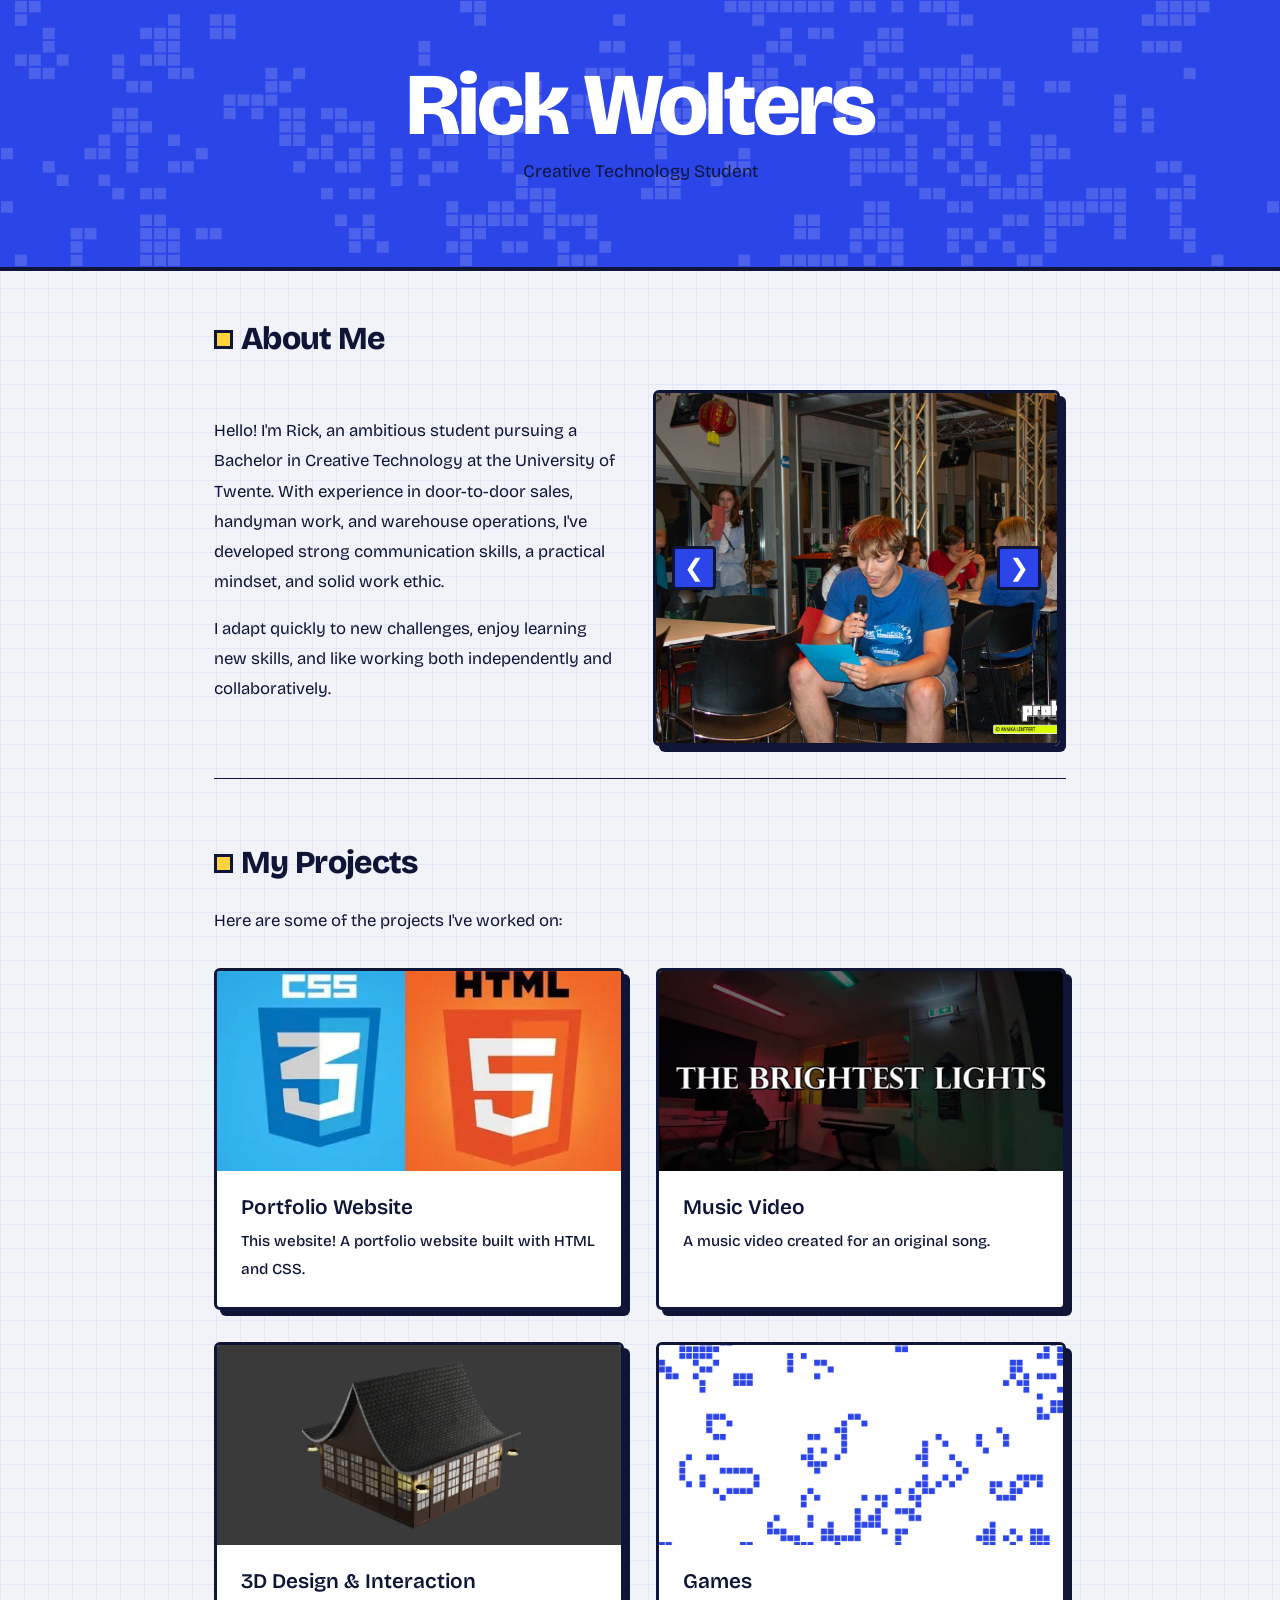
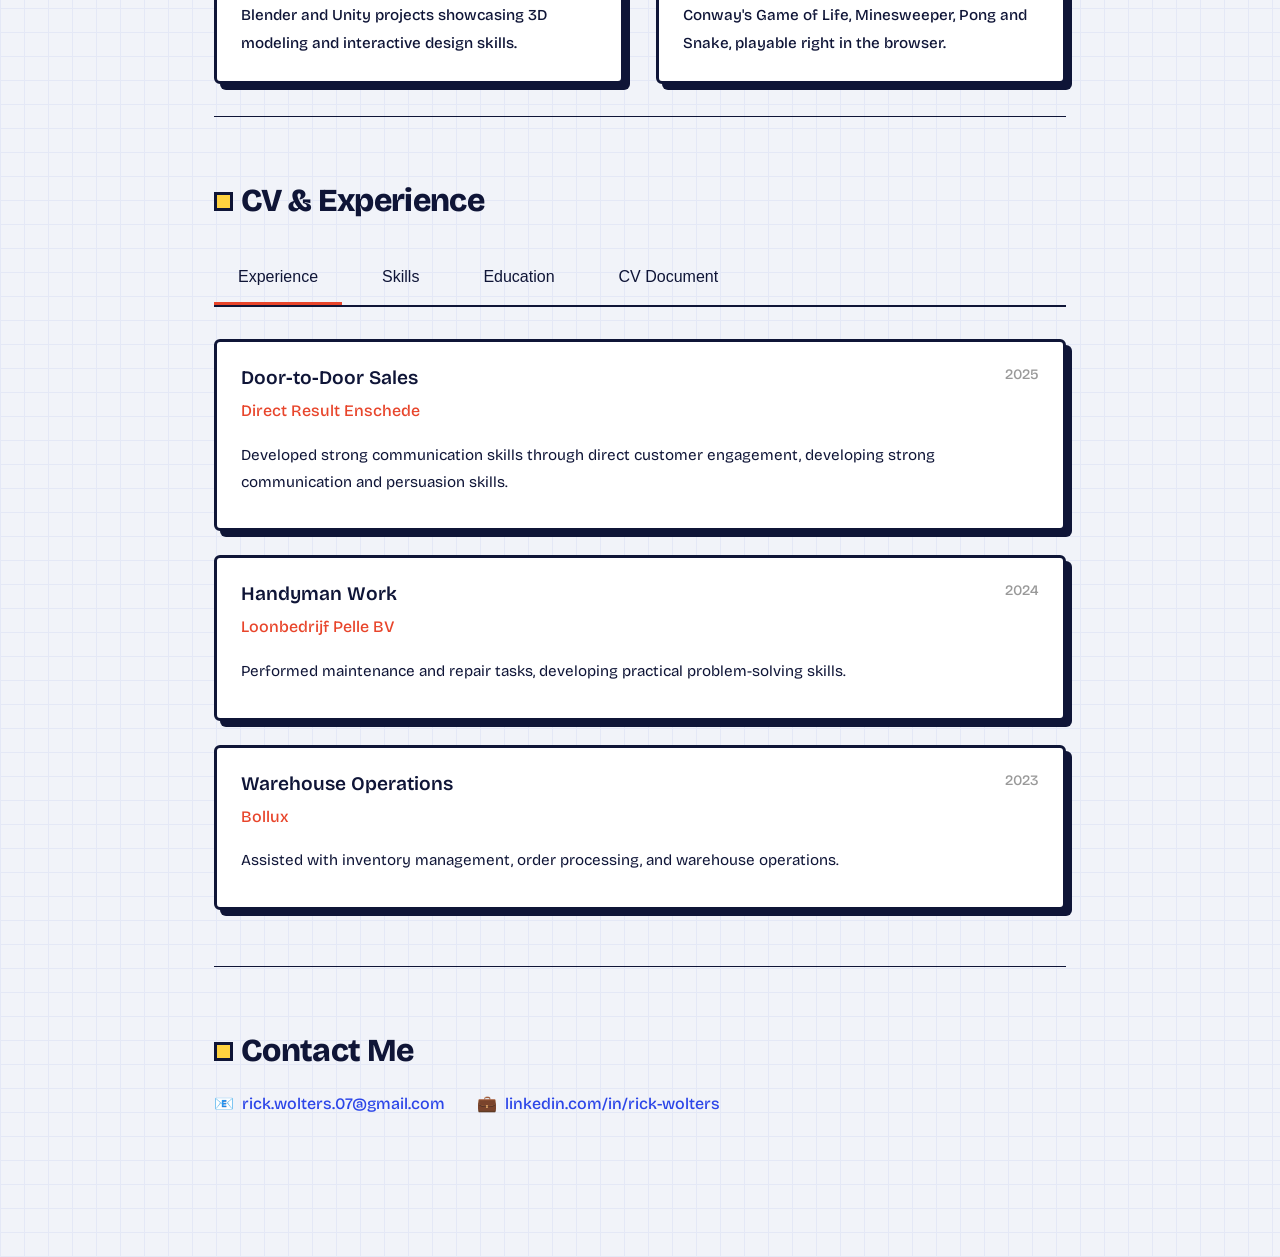
<file: index.html>
<!DOCTYPE html>
<html lang="en">

<head>
    <meta charset="UTF-8">
    <meta name="viewport" content="width=device-width, initial-scale=1.0">
    <title>Rick Wolters Portfolio</title>
    <style>
        * {
            margin: 0;
            padding: 0;
            box-sizing: border-box;
        }

        :root {
            --primary-color: #1a73e8;
            --secondary-color: #34a853;
            --text-dark: #202124;
            --text-light: #202124;
            --bg-light: #f8f9fa;
            --border-color: #dadce0;
            --spacing: 1.5rem;
        }

        html {
            scroll-behavior: smooth;
        }

        body {
            font-family: sans-serif;
        }

        header {
            background: linear-gradient(135deg, var(--primary-color) 0%, #1557b0 100%);
            color: white;
            padding: 4rem var(--spacing);
            text-align: center;
            box-shadow: 0 2px 8px rgba(0, 0, 0, 0.1);
        }

        header h1 {
            font-size: 2.5rem;
            margin-bottom: 0.5rem;
            font-weight: 600;
        }

        header p {
            font-size: 1.1rem;
            opacity: 0.95;
        }

 

        main {
            max-width: 900px;
            margin: 0 auto;
            padding: 3rem var(--spacing);
        }

        section {
            margin-bottom: 4rem;
            padding-bottom: 2rem;
            border-bottom: 1px solid var(--border-color);
        }

        section:last-child {
            border-bottom: none;
        }

        h2 {
            font-size: 2rem;
            margin-bottom: 1.5rem;
            color: var(--primary-color);
            font-weight: 600;
        }

        p {
            font-size: 1.05rem;
            color: var(--text-light);
            margin-bottom: 1rem;
            line-height: 1.8;
        }

        ul {
            margin: 1.5rem 0 1.5rem 2rem;
        }

        li {
            margin-bottom: 1rem;
            color: var(--text-light);
            font-size: 1.05rem;
        }

        a {
            color: var(--primary-color);
            text-decoration: none;
            font-weight: 500;
            transition: color 0.3s ease;
        }

        a:hover {
            color: var(--secondary-color);
            text-decoration: underline;
        }

        .projects-container {
            position: relative;
            display: flex;
            align-items: center;
            justify-content: center;
            gap: 2rem;
            margin-top: 2rem;
        }

        .carousel {
            flex: 1;
            overflow: hidden;
            border-radius: 12px;
        }

        .carousel-inner {
            display: flex;
            transition: transform 0.5s ease-in-out;
        }

        .project-card {
            flex: 0 0 100%;
            background: white;
            border-radius: 12px;
            overflow: hidden;
            box-shadow: 0 4px 16px rgba(0, 0, 0, 0.1);
            transition: transform 0.3s ease, box-shadow 0.3s ease;
            cursor: pointer;
            text-decoration: none;
            display: block;
            color: inherit;
        }

        .project-card:hover {
            transform: translateY(-8px);
            box-shadow: 0 8px 24px rgba(26, 115, 232, 0.2);
        }

        .project-card-header {
            background: linear-gradient(135deg, var(--primary-color) 0%, #1557b0 100%);
            color: white;
            padding: 2rem;
            text-align: center;
            min-height: 120px;
            display: flex;
            flex-direction: column;
            justify-content: center;
            align-items: center;
        }

        .project-icon {
            font-size: 3rem;
            margin-bottom: 0.5rem;
        }

        .project-card-header h3 {
            font-size: 1.5rem;
            margin: 0;
            font-weight: 600;
        }

        .project-card-body {
            padding: 2rem;
        }

        .project-card-body p {
            margin: 0 0 1.5rem 0;
            color: var(--text-light);
        }

        .project-meta {
            display: flex;
            gap: 1rem;
            flex-wrap: wrap;
            margin-top: 1.5rem;
            padding-top: 1.5rem;
            border-top: 1px solid var(--border-color);
        }

        .project-tag {
            background-color: var(--bg-light);
            color: var(--primary-color);
            padding: 0.5rem 1rem;
            border-radius: 20px;
            font-size: 0.85rem;
            font-weight: 500;
        }

        .carousel-button {
            background-color: var(--primary-color);
            color: white;
            border: none;
            width: 44px;
            height: 44px;
            border-radius: 50%;
            cursor: pointer;
            font-size: 1.2rem;
            transition: background-color 0.3s ease, transform 0.2s ease;
            display: flex;
            align-items: center;
            justify-content: center;
            flex-shrink: 0;
        }

        .carousel-button:hover {
            background-color: #1557b0;
            transform: scale(1.1);
        }

        .carousel-button:active {
            transform: scale(0.95);
        }

        .carousel-dots {
            display: flex;
            gap: 0.5rem;
            justify-content: center;
            margin-top: 1.5rem;
        }

        .dot {
            width: 8px;
            height: 8px;
            border-radius: 50%;
            background-color: var(--border-color);
            cursor: pointer;
            transition: background-color 0.3s ease;
        }

        .dot.active {
            background-color: var(--primary-color);
        }

        .contact-links {
            display: flex;
            gap: 2rem;
            margin-top: 1.5rem;
            flex-wrap: wrap;
        }

        .contact-link {
            display: flex;
            align-items: center;
            gap: 0.5rem;
        }

        .projects-grid {
            display: grid;
            grid-template-columns: repeat(auto-fit, minmax(300px, 1fr));
            gap: 2rem;
            margin-top: 2rem;
        }

        .project-link {
            display: flex;
            flex-direction: column;
            background: white;
            border-radius: 12px;
            overflow: hidden;
            box-shadow: 0 4px 16px rgba(0, 0, 0, 0.1);
            transition: transform 0.3s ease, box-shadow 0.3s ease;
            text-decoration: none;
            color: inherit;
        }

        .project-link:hover {
            transform: translateY(-8px);
            box-shadow: 0 8px 24px rgba(26, 115, 232, 0.2);
        }

        .project-thumbnail {
            width: 100%;
            height: 200px;
            object-fit: cover;
        }

        .project-info {
            padding: 1.5rem;
            flex: 1;
            display: flex;
            flex-direction: column;
        }

        .project-info h3 {
            font-size: 1.3rem;
            color: var(--primary-color);
            margin-bottom: 0.5rem;
            font-weight: 600;
        }

        .project-info p {
            font-size: 0.95rem;
            color: var(--text-light);
            margin: 0;
        }

        /* CV Section Styles */
        .cv-tabs {
            display: flex;
            gap: 1rem;
            margin: 2rem 0 2rem 0;
            flex-wrap: wrap;
            border-bottom: 2px solid var(--border-color);
        }

        .cv-tab-button {
            padding: 1rem 1.5rem;
            background: none;
            border: none;
            border-bottom: 3px solid transparent;
            color: var(--text-light);
            font-size: 1rem;
            font-weight: 500;
            cursor: pointer;
            transition: all 0.3s ease;
            position: relative;
        }

        .cv-tab-button:hover {
            color: var(--primary-color);
            transform: translateY(-2px);
        }

        .cv-tab-button.active {
            color: var(--primary-color);
            border-bottom-color: var(--primary-color);
        }

        .cv-content {
            animation: fadeIn 0.5s ease-in-out;
        }

        .cv-card {
            background: white;
            border-left: 4px solid var(--primary-color);
            padding: 1.5rem;
            margin-bottom: 1.5rem;
            border-radius: 8px;
            box-shadow: 0 2px 8px rgba(0, 0, 0, 0.05);
            transition: all 0.3s ease;
            cursor: pointer;
        }

        .cv-card:hover {
            box-shadow: 0 8px 16px rgba(26, 115, 232, 0.15);
            transform: translateX(8px);
        }

        .cv-card-header {
            display: flex;
            justify-content: space-between;
            align-items: flex-start;
            margin-bottom: 0.5rem;
        }

        .cv-card h4 {
            font-size: 1.2rem;
            color: var(--primary-color);
            margin: 0;
            font-weight: 600;
        }

        .cv-card .date {
            font-size: 0.9rem;
            color: #999;
            font-weight: 500;
        }

        .cv-card .subtitle {
            font-size: 1rem;
            color: var(--secondary-color);
            margin: 0.5rem 0 0.5rem 0;
            font-weight: 500;
        }

        .cv-card p {
            margin: 0.5rem 0;
            font-size: 0.95rem;
        }

        .skills-grid {
            display: grid;
            grid-template-columns: repeat(auto-fill, minmax(150px, 1fr));
            gap: 1rem;
            margin-top: 1.5rem;
        }

        .skill-item {
            background: linear-gradient(135deg, var(--primary-color) 0%, #1557b0 100%);
            color: white;
            padding: 1rem;
            border-radius: 8px;
            text-align: center;
            font-weight: 500;
            transition: all 0.3s ease;
            box-shadow: 0 2px 8px rgba(26, 115, 232, 0.2);
            position: relative;
            overflow: hidden;
        }

        .skill-item::before {
            content: '';
            position: absolute;
            top: 0;
            left: -100%;
            width: 100%;
            height: 100%;
            background: linear-gradient(90deg, transparent, rgba(255, 255, 255, 0.2), transparent);
            transition: left 0.5s ease;
        }

        .skill-item:hover {
            transform: translateY(-6px);
            box-shadow: 0 8px 16px rgba(26, 115, 232, 0.35);
        }

        .skill-item:hover::before {
            left: 100%;
        }

        .skill-item {
            cursor: pointer;
        }

        .skill-popup {
            position: fixed;
            top: 50%;
            left: 50%;
            transform: translate(-50%, -50%);
            background: white;
            padding: 2rem;
            border-radius: 12px;
            box-shadow: 0 10px 40px rgba(0, 0, 0, 0.3);
            z-index: 1000;
            max-width: 400px;
            width: 90%;
            opacity: 0;
            visibility: hidden;
            transition: opacity 0.3s ease, visibility 0.3s ease;
        }

        .skill-popup.active {
            opacity: 1;
            visibility: visible;
        }

        .skill-popup-overlay {
            position: fixed;
            top: 0;
            left: 0;
            width: 100%;
            height: 100%;
            background: rgba(0, 0, 0, 0.5);
            z-index: 999;
            opacity: 0;
            visibility: hidden;
            transition: opacity 0.3s ease, visibility 0.3s ease;
        }

        .skill-popup-overlay.active {
            opacity: 1;
            visibility: visible;
        }

        .skill-popup-header {
            display: flex;
            justify-content: space-between;
            align-items: center;
            margin-bottom: 1rem;
            border-bottom: 2px solid var(--primary-color);
            padding-bottom: 1rem;
        }

        .skill-popup h3 {
            color: var(--primary-color);
            margin: 0;
            font-size: 1.3rem;
        }

        .skill-popup-close {
            background: none;
            border: none;
            font-size: 1.5rem;
            cursor: pointer;
            color: #999;
            transition: color 0.3s ease;
        }

        .skill-popup-close:hover {
            color: var(--primary-color);
        }

        .skill-popup p {
            margin: 0;
            color: var(--text-light);
            line-height: 1.6;
        }

        .cv-card-link {
            cursor: pointer;
        }

        .about-container {
            display: flex;
            gap: 2rem;
            align-items: center;
            margin-top: 2rem;
        }

        .about-text {
            flex: 1;
        }

        .about-images {
            flex: 1;
            position: relative;
            display: flex;
            align-items: center;
            justify-content: center;
        }

        .image-carousel {
            position: relative;
            width: 100%;
            overflow: hidden;
            border-radius: 12px;
        }

        .carousel-images {
            display: flex;
            transition: transform 0.5s ease-in-out;
            width: 100%;
        }

        .about-image {
            flex: 0 0 100%;
            width: 100%;
            height: 350px;
            object-fit: cover;
            border-radius: 12px;
            box-shadow: 0 4px 16px rgba(26, 115, 232, 0.15);
        }

        .carousel-nav {
            position: absolute;
            top: 50%;
            transform: translateY(-50%);
            background: rgba(26, 115, 232, 0.8);
            color: white;
            border: none;
            width: 44px;
            height: 44px;
            border-radius: 50%;
            cursor: pointer;
            font-size: 1.5rem;
            display: flex;
            align-items: center;
            justify-content: center;
            transition: background 0.3s ease, transform 0.2s ease;
            z-index: 10;
        }

        .carousel-nav:hover {
            background: rgba(26, 115, 232, 1);
            transform: translateY(-50%) scale(1.1);
        }

        .carousel-prev {
            left: 1rem;
        }

        .carousel-next {
            right: 1rem;
        }

        @media (max-width: 768px) {
            .about-container {
                flex-direction: column;
                gap: 1.5rem;
            }

            .about-images {
                flex: 1;
            }

            .about-image {
                height: 300px;
            }

            .carousel-nav {
                width: 40px;
                height: 40px;
                font-size: 1.2rem;
            }

            .carousel-prev {
                left: 0.5rem;
            }

            .carousel-next {
                right: 0.5rem;
            }
        }

        @keyframes fadeIn {
            from {
                opacity: 0;
                transform: translateY(10px);
            }
            to {
                opacity: 1;
                transform: translateY(0);
            }
        }

        @keyframes slideInUp {
            from {
                opacity: 0;
                transform: translateY(30px);
            }
            to {
                opacity: 1;
                transform: translateY(0);
            }
        }

        section.reveal {
            animation: slideInUp 0.8s ease-out;
        }

        .curtain {
            position: fixed;
            top: 0;
            left: 0;
            width: 100%;
            height: 100%;
            z-index: 2000;
            pointer-events: none;
            display: flex;
            opacity: 0;
            visibility: hidden;
            transition: opacity 1s ease;
        }

        .curtain.open {
            opacity: 1;
            visibility: visible;
        }

        .curtain-left {
            width: 50%;
            height: 100%;
            background: linear-gradient(135deg, var(--primary-color) 0%, #1557b0 100%);
            transform: translateX(0);
            transition: transform 0.8s ease-in-out;
        }

        .curtain-right {
            width: 50%;
            height: 100%;
            background: linear-gradient(135deg, #1557b0 0%, var(--primary-color) 100%);
            transform: translateX(0);
            transition: transform 0.8s ease-in-out;
        }

        .curtain.open .curtain-left {
            transform: translateX(-100%);
        }

        .curtain.open .curtain-right {
            transform: translateX(100%);
        }

        .curtain-text {
            position: absolute;
            top: 50%;
            left: 50%;
            transform: translate(-50%, -50%);
            font-size: 3rem;
            font-weight: 600;
            color: black;
            opacity: 1;
            z-index: 2001;
            white-space: nowrap;
            transition: opacity 5s ease-in-out;
        }

        .curtain.open .curtain-text {
            opacity: 0;
        }

        @media (max-width: 768px) {
            header h1 {
                font-size: 2rem;
            }

            h2 {
                font-size: 1.5rem;
            }

            nav ul {
                gap: 1rem;
            }

            main {
                padding: 2rem 1rem;
            }

            .contact-links {
                flex-direction: column;
                gap: 1rem;
            }

            .projects-container {
                flex-direction: column;
                gap: 1.5rem;
            }

            .carousel-button {
                width: 40px;
                height: 40px;
                font-size: 1rem;
            }

            .project-card-header {
                min-height: 100px;
                padding: 1.5rem;
            }

            .project-card-header h3 {
                font-size: 1.3rem;
            }

            .project-icon {
                font-size: 2.5rem;
                margin-bottom: 0.3rem;
            }

            .cv-tabs {
                flex-direction: column;
                border-bottom: none;
                gap: 0.5rem;
            }

            .cv-tab-button {
                width: 100%;
                text-align: left;
                border-bottom: none;
                border-left: 3px solid transparent;
                padding: 0.75rem 1rem;
                border-radius: 4px;
                background-color: var(--bg-light);
            }

            .cv-tab-button.active {
                border-left-color: var(--primary-color);
                background-color: rgba(26, 115, 232, 0.1);
            }

            .skills-grid {
                grid-template-columns: repeat(auto-fill, minmax(120px, 1fr));
            }

            .cv-card-header {
                flex-direction: column;
            }

            .cv-card {
                border-left-width: 3px;
            }
        }
    </style>
    <link rel="stylesheet" href="theme.css">
</head>

<body>
    <header>
        <h1>Rick Wolters</h1>
        <p>Creative Technology Student</p>
    </header>

    <main>
        <section id="about">
            <h2>About Me</h2>
            <div class="about-container">
                <div class="about-text">
                    <p>
                        Hello! I'm Rick, an ambitious student pursuing a Bachelor in Creative Technology at the University of Twente. With experience in door-to-door sales, handyman work, and warehouse operations, I've developed strong communication skills, a practical mindset, and solid work ethic.
                    </p>
                    <p>
                        I adapt quickly to new challenges, enjoy learning new skills, and like working both independently and collaboratively.
                    </p>
                </div>
                <div class="about-images">
                    <div class="image-carousel">
                        <div class="carousel-images" id="carouselImages">
                            <img src="images/Me1.jpeg" alt="Rick Wolters" class="about-image">
                            <img src="images/Me2.jpeg" alt="Rick Wolters" class="about-image">
                            <img src="images/Me3.jpeg" alt="Rick Wolters" class="about-image">
                            <img src="images/Me4.jpeg" alt="Rick Wolters" class="about-image">
                        </div>
                        <button class="carousel-nav carousel-prev" id="prevBtn">❮</button>
                        <button class="carousel-nav carousel-next" id="nextBtn">❯</button>
                    </div>
                </div>
            </div>
        </section>

        <section id="projects">
            <h2>My Projects</h2>
            <p>Here are some of the projects I've worked on:</p>
            <div class="projects-grid">
                <a href="projects/portfolio.html" class="project-link">
                    <img src="images/Screenshot 2026-06-08 101952.png" alt="Portfolio Website Project" class="project-thumbnail">
                    <div class="project-info">
                        <h3>Portfolio Website</h3>
                        <p>This website! A portfolio website built with HTML and CSS.</p>
                    </div>
                </a>
                <a href="projects/music-video.html" class="project-link">
                    <img src="images/music-video-thumbnail.png" alt="Music Video Project" class="project-thumbnail">
                    <div class="project-info">
                        <h3>Music Video</h3>
                        <p>A music video created for an original song.</p>
                    </div>
                </a>
                <a href="projects/blender-unity.html" class="project-link">
                    <img src="images/A1_RickWolters_render-1.png" alt="Blender & Unity 3D Projects" class="project-thumbnail">
                    <div class="project-info">
                        <h3>3D Design & Interaction</h3>
                        <p>Blender and Unity projects showcasing 3D modeling and interactive design skills.</p>
                    </div>
                </a>
                <a href="projects/games.html" class="project-link">
                    <img src="images/games-thumbnail.png" alt="Games Project" class="project-thumbnail">
                    <div class="project-info">
                        <h3>Games</h3>
                        <p>Conway's Game of Life, Minesweeper, Pong and Snake, playable right in the browser.</p>
                    </div>
                </a>
            </div>
        </section>

        <section id="cv">
            <h2>CV & Experience</h2>
            <div class="cv-tabs">
                <button class="cv-tab-button active" data-tab="experience">Experience</button>
                <button class="cv-tab-button" data-tab="skills">Skills</button>
                <button class="cv-tab-button" data-tab="education">Education</button>
                <button class="cv-tab-button" data-tab="cv-image">CV Document</button>
            </div>

            <div class="cv-content" id="experience">
                <div class="cv-card cv-card-link" data-link="https://direct-result.nl/" target="_blank">
                    <div class="cv-card-header">
                        <div>
                            <h4>Door-to-Door Sales</h4>
                            <p class="subtitle">Direct Result Enschede</p>
                        </div>
                        <span class="date">2025</span>
                    </div>
                    <p>Developed strong communication skills through direct customer engagement, developing strong communication and persuasion skills.</p>
                </div>
                <div class="cv-card cv-card-link" data-link="https://www.loonbedrijfpelle.nl/werkzaamheden" target="_blank">
                    <div class="cv-card-header">
                        <div>
                            <h4>Handyman Work</h4>
                            <p class="subtitle">Loonbedrijf Pelle BV</p>
                        </div>
                        <span class="date">2024</span>
                    </div>
                    <p>Performed maintenance and repair tasks, developing practical problem-solving skills.</p>
                </div>
                <div class="cv-card cv-card-link" data-link="https://www.bollux.nl" target="_blank">
                    <div class="cv-card-header">
                        <div>
                            <h4>Warehouse Operations</h4>
                            <p class="subtitle">Bollux</p>
                        </div>
                        <span class="date">2023</span>
                    </div>
                    <p>Assisted with inventory management, order processing, and warehouse operations.</p>
                </div>
            </div>

            <div class="cv-content" id="skills" style="display: none;">
                <h3 style="color: var(--primary-color); margin-bottom: 1rem;">Technical Skills</h3>
                <div class="skills-grid">
                    <div class="skill-item" data-skill-title="HTML & CSS" data-skill-desc="The basic skills to make simple websites like this one.">HTML & CSS</div>
                    <div class="skill-item" data-skill-title="JavaScript" data-skill-desc="Basic knowledge of JavaScript for creating interactive web experiences.">JavaScript</div>
                    <div class="skill-item" data-skill-title="Blender 3D" data-skill-desc="Design and model 3D assets and texturing said models.">Blender 3D</div>
                    <div class="skill-item" data-skill-title="Autodesk Fusion 360" data-skill-desc="Create and prototype 3D CAD designs for various projects.">Autodesk Fusion 360</div>
                    <div class="skill-item" data-skill-title="Unity" data-skill-desc="Develop interactive experiences using the Unity game engine and scripting in C#.">Unity</div>
                    <div class="skill-item" data-skill-title="Processing" data-skill-desc="Creating all sorts of interactive visualizations and other creative applications.">Processing</div>
                    <div class="skill-item" data-skill-title="Video Editing" data-skill-desc="Editing and producing engaging video content with storytelling.">Video Editing</div>
                    <div class="skill-item" data-skill-title="Videography" data-skill-desc="Professional video filming paying attention to lighting, and composition.">Videography</div>
                </div>
                <h3 style="color: var(--primary-color); margin: 2rem 0 1rem 0;">Soft Skills</h3>
                <div class="skills-grid">
                    <div class="skill-item" data-skill-title="Problem Solving" data-skill-desc="Analyze challenges and develop practical, effective solutions.">Problem Solving</div>
                    <div class="skill-item" data-skill-title="Communication" data-skill-desc="Convey ideas clearly and collaborate effectively with diverse nationalities and personalities.">Communication</div>
                    <div class="skill-item" data-skill-title="Teamwork" data-skill-desc="Work productively with others to achieve shared goals and deliver results.">Teamwork</div>
                    <div class="skill-item" data-skill-title="Adaptability" data-skill-desc="Adapt to new situations and learn new skills quickly.">Adaptability</div>
                </div>
            </div>

            <div class="cv-content" id="education" style="display: none;">
                <div class="cv-card cv-card-link" data-link="https://www.utwente.nl/en/create/" target="_blank">
                    <div class="cv-card-header">
                        <div>
                            <h4>Bachelor in Creative Technology</h4>
                            <p class="subtitle">University of Twente</p>
                        </div>
                        <span class="date">2025-Present</span>
                    </div>
                </div>
                <div class="cv-card cv-card-link" data-link="https://www.bataafslyceum.nl" target="_blank">
                    <div class="cv-card-header">
                        <div>
                            <h4>VWO Atheneum E&M</h4>
                            <p class="subtitle">Bataafs Lyceum</p>
                        </div>
                        <span class="date">2019-2025</span>
                    </div>
                </div>
            </div>

            <div class="cv-content" id="cv-image" style="display: none;">
                <div style="text-align: center;">
                    <img src="images/CV.png" alt="CV Document" style="max-width: 100%; height: auto; border-radius: 8px; box-shadow: 0 4px 16px rgba(0, 0, 0, 0.1);">
                </div>
            </div>

        </section>

        <section id="contact">
            <h2>Contact Me</h2>
            <div class="contact-links">
                <div class="contact-link">
                    <span>📧</span>
                    <a href="mailto:rick.wolters.07@gmail.com">rick.wolters.07@gmail.com</a>
                </div>
                <div class="contact-link">
                    <span>💼</span>
                    <a href="https://www.linkedin.com/in/rick-wolters-575787385" target="_blank">linkedin.com/in/rick-wolters</a>
                </div>
            </div>
        </section>
    </main>

    <div class="curtain" id="curtain">
        <div class="curtain-left"></div>
        <div class="curtain-right"></div>
        <div class="curtain-text">you're already here</div>
    </div>

    <div class="skill-popup-overlay" id="skillPopupOverlay"></div>
    <div class="skill-popup" id="skillPopup">
        <div class="skill-popup-header">
            <h3 id="skillPopupTitle"></h3>
            <button class="skill-popup-close" id="skillPopupClose">&times;</button>
        </div>
        <p id="skillPopupDesc"></p>
    </div>

    <script>
        // Add curtain reveal effect to Portfolio Website card
        document.addEventListener('DOMContentLoaded', function() {
            const portfolioLink = document.querySelector('a[href="projects/portfolio.html"]');
            if (portfolioLink) {
                portfolioLink.addEventListener('click', function(e) {
                    e.preventDefault();
                    const curtain = document.getElementById('curtain');
                    curtain.classList.add('open');
                    
                    // Close curtain after animation
                    setTimeout(() => {
                        curtain.classList.remove('open');
                    }, 1600);
                });
            }

            // CV Card Links - Make them clickable
            document.querySelectorAll('.cv-card-link').forEach(card => {
                card.addEventListener('click', function() {
                    const link = this.getAttribute('data-link');
                    if (link) {
                        window.open(link, '_blank');
                    }
                });
            });

            // Image Carousel functionality
            const carouselImages = document.getElementById('carouselImages');
            const prevBtn = document.getElementById('prevBtn');
            const nextBtn = document.getElementById('nextBtn');
            const totalImages = 4;
            let currentImageIndex = 0;

            function updateCarousel() {
                const offset = -currentImageIndex * 100;
                carouselImages.style.transform = `translateX(${offset}%)`;
            }

            function nextImage() {
                currentImageIndex = (currentImageIndex + 1) % totalImages;
                updateCarousel();
            }

            function prevImage() {
                currentImageIndex = (currentImageIndex - 1 + totalImages) % totalImages;
                updateCarousel();
            }

            nextBtn.addEventListener('click', nextImage);
            prevBtn.addEventListener('click', prevImage);

            // Skill Popup functionality
            const skillPopup = document.getElementById('skillPopup');
            const skillPopupOverlay = document.getElementById('skillPopupOverlay');
            const skillPopupClose = document.getElementById('skillPopupClose');
            const skillPopupTitle = document.getElementById('skillPopupTitle');
            const skillPopupDesc = document.getElementById('skillPopupDesc');

            document.querySelectorAll('.skill-item').forEach(skill => {
                skill.addEventListener('click', function() {
                    const title = this.getAttribute('data-skill-title');
                    const desc = this.getAttribute('data-skill-desc');
                    
                    skillPopupTitle.textContent = title;
                    skillPopupDesc.textContent = desc;
                    
                    skillPopup.classList.add('active');
                    skillPopupOverlay.classList.add('active');
                });
            });

            // Close popup function
            function closeSkillPopup() {
                skillPopup.classList.remove('active');
                skillPopupOverlay.classList.remove('active');
            }

            skillPopupClose.addEventListener('click', closeSkillPopup);
            skillPopupOverlay.addEventListener('click', closeSkillPopup);

            // Close popup on Escape key
            document.addEventListener('keydown', function(e) {
                if (e.key === 'Escape') {
                    closeSkillPopup();
                }
            });

            // CV Tab functionality
            const tabButtons = document.querySelectorAll('.cv-tab-button');
            const contentDivs = document.querySelectorAll('[id="experience"], [id="skills"], [id="education"], [id="cv-image"]');

            tabButtons.forEach(button => {
                button.addEventListener('click', function() {
                    const tabName = this.getAttribute('data-tab');
                    
                    // Remove active class from all buttons
                    tabButtons.forEach(btn => btn.classList.remove('active'));
                    // Add active class to clicked button
                    this.classList.add('active');
                    
                    // Hide all content divs
                    contentDivs.forEach(div => div.style.display = 'none');
                    // Show selected content div
                    document.getElementById(tabName).style.display = 'block';
                });
            });

            // Scroll reveal animation for sections
            const observerOptions = {
                threshold: 0.1,
                rootMargin: '0px 0px -100px 0px'
            };

            const observer = new IntersectionObserver(function(entries) {
                entries.forEach(entry => {
                    if (entry.isIntersecting) {
                        entry.target.classList.add('reveal');
                        observer.unobserve(entry.target);
                    }
                });
            }, observerOptions);

            document.querySelectorAll('section').forEach(section => {
                observer.observe(section);
            });
        });
    </script>

    <script src="conways-game-of-life.js"></script>
</body>

</html>
</file>
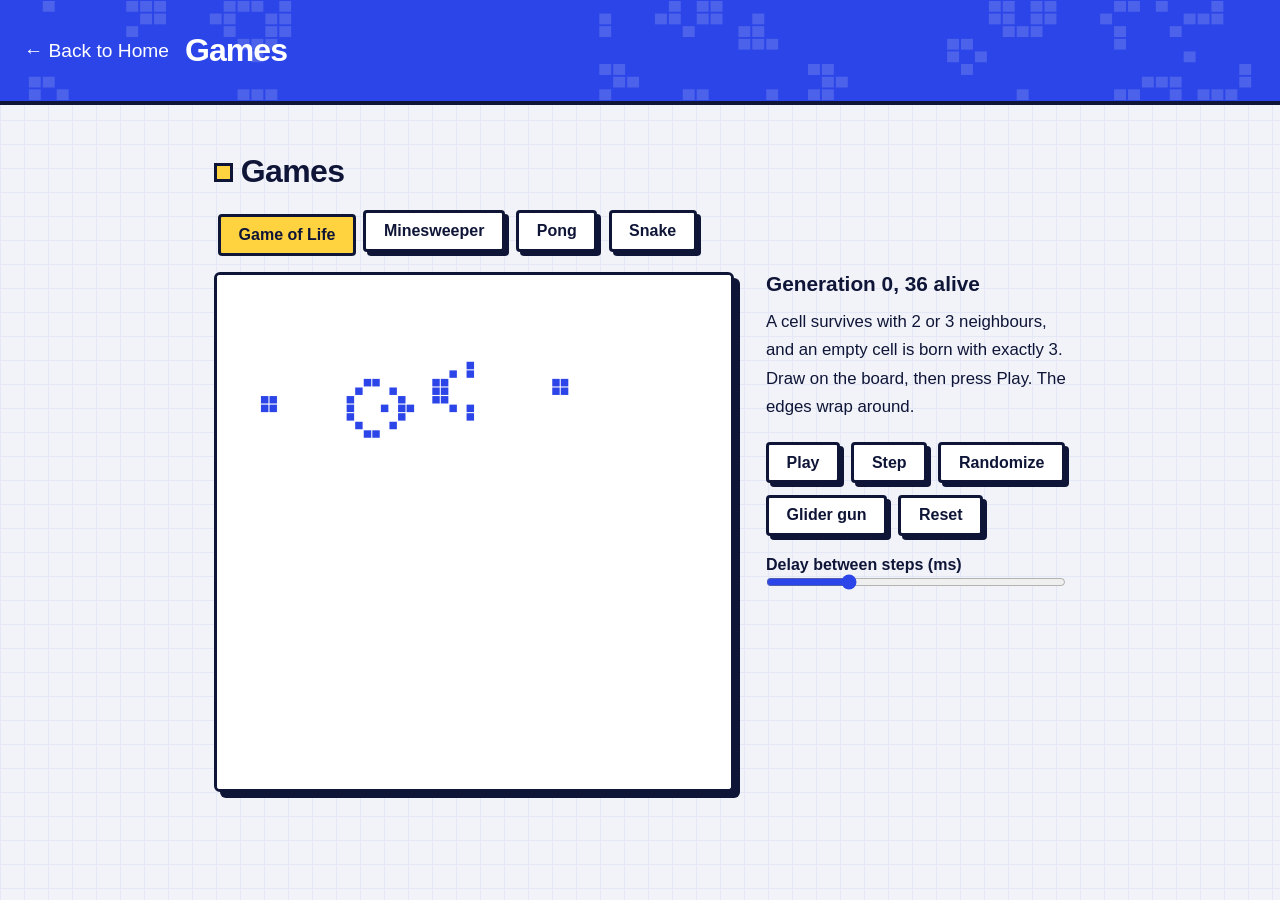
<file: projects/games.html>
<!DOCTYPE html>
<html lang="en">
<head>
<meta charset="UTF-8">
<meta name="viewport" content="width=device-width, initial-scale=1.0">
<title>Games - Rick Wolters</title>
<link rel="stylesheet" href="../theme.css">
<style>
*{margin:0;padding:0;box-sizing:border-box}
html{scroll-behavior:smooth}
body{font-family:sans-serif}
header{color:white;padding:2rem 1.5rem;display:flex;align-items:center;gap:1rem}
header a{color:white;text-decoration:none;font-size:1.2rem;transition:opacity .3s ease}
header a:hover{opacity:.8;text-decoration:none;color:white}
header h1{font-size:2rem;font-weight:600;flex:1}
main{max-width:900px;margin:0 auto;padding:3rem 1.5rem}
h2{font-size:2rem;margin-bottom:1rem}
p{font-size:1.05rem;line-height:1.7;margin-bottom:1rem}
.row{display:flex;flex-wrap:wrap;gap:.7rem;margin:1.25rem 0}
.b{font:inherit;font-weight:800;padding:.55rem 1.1rem;border:3px solid var(--ink);background:#fff;color:var(--ink);border-radius:4px;cursor:pointer;box-shadow:4px 4px 0 var(--ink)}
.b:active,.b[aria-pressed=true]{background:var(--cell);transform:translate(4px,4px);box-shadow:none}
.b[hidden]{display:none}
.stage{display:grid;grid-template-columns:minmax(0,520px) 1fr;gap:2rem;align-items:start}
#cv{width:100%;aspect-ratio:1;display:block;background:#fff;border:3px solid var(--ink);border-radius:6px;box-shadow:6px 6px 0 var(--ink);touch-action:none}
#stat{font-weight:800;font-size:1.3rem;margin-bottom:.75rem}
label{display:block;font-weight:800;margin-top:1rem}
input[type=range]{width:100%;accent-color:var(--primary-color)}
@media(max-width:768px){.stage{grid-template-columns:1fr}header{flex-direction:column;text-align:center}header h1{font-size:1.5rem}main{padding:2rem 1rem}}
</style>
</head>
<body>
<header><a href="../index.html">← Back to Home</a><h1>Games</h1></header>
<main>
<h2>Games</h2>
<div class="row" id="tabs">
<button class="b" data-g="life">Game of Life</button>
<button class="b" data-g="mines">Minesweeper</button>
<button class="b" data-g="pong">Pong</button>
<button class="b" data-g="snake">Snake</button>
</div>
<div class="stage">
<canvas id="cv" width="480" height="480" aria-label="Game board"></canvas>
<div>
<div id="stat"></div>
<p id="desc"></p>
<div class="row">
<button class="b" id="play" data-m="life pong snake">Play</button>
<button class="b" id="step" data-m="life">Step</button>
<button class="b" id="flag" data-m="mines" aria-pressed="false">Flag mode</button>
<button class="b" id="rand" data-m="life">Randomize</button>
<button class="b" id="gun" data-m="life">Glider gun</button>
<button class="b" id="reset" data-m="life mines pong snake">Reset</button>
</div>
<div data-m="life snake"><label for="speed">Delay between steps (ms)</label>
<input type="range" id="speed" min="20" max="400"></div>
</div>
</div>
</main>
<script>
const $ = s => document.querySelector(s);                  // shortcut makes it faster to type everything
const cv = $('#cv'), g = cv.getContext('2d');              // the game board and its drawing tool
const INK = '#0f1537', BLUE = '#2b45e8', RED = '#e8452b', GOLD = '#ffd23f';  // colors
const N = 60;                                              // game of life board is N x N cells
let run = false;                                           // is the game running or paused
let cur;                                                   // the active game object (life, mines, pong, snake)
let delay = 120;                                           // milliseconds between ticks
const held = {};                                           // keys currently held / down used by Pong

// Mouse position to grid cell
const at = (e, n) => {
  const r = cv.getBoundingClientRect();                    // where the canvas is on screen
  const cell = v => Math.min(n - 1, Math.max(0, v | 0));   // whole number kept inside the grid
  return [cell((e.clientX - r.left) / r.width * n), cell((e.clientY - r.top) / r.height * n)];
};

function paint(a, col) {                                   // draws a flat grid array / used by Life
  g.fillStyle = '#fff'; g.fillRect(0, 0, 480, 480);        // white background
  const c = 480 / N;                                       // size of one cell in pixels
  g.fillStyle = col;
  for (let i = 0; i < a.length; i++)
    if (a[i]) g.fillRect(i % N * c + 1, (i / N | 0) * c + 1, c - 1, c - 1);  // for drawing the pixels for game of life 
}

function setRun(v) { run = v; $('#play').textContent = v ? 'Pause' : 'Play'; }  // pause/resume  and button label
function start() { if (cur.over) cur.reset(); setRun(true); }                  // restart a finished game then run

//  GAME OF LIFE 
const life = {
  name: 'life', delay: 120,
  a: new Uint8Array(N * N),                                // the board 0 = dead / 1 = alive 
  gen: 0,                                                  // generation counter
  desc: 'A cell survives with 2 or 3 neighbours, and an empty cell is born with exactly 3. Draw on the board, then press Play. The edges wrap around.',
  reset() { this.a.fill(0); this.gen = 0; },               // clear the board
  rand() { this.a = this.a.map(() => +(Math.random() < .25)); this.gen = 0; },  // fill 25% with random live cells
  gun() {                                                  // glider gun preset
    this.reset();
    const rows = '........................O...........|......................O.O...........|............OO......OO............OO|...........O...O....OO............OO|OO........O.....O...OO..............|OO........O...O.OO....O.O...........|..........O.....O.......O...........|...........O...O....................|............OO......................'.split('|'); // glider gun patern
    rows.forEach((s, y) => [...s].forEach((ch, x) => { if (ch == 'O') this.a[(y + 10) * N + x + 5] = 1; }));  // O = live cell
  },
  step() {
    const a = this.a, b = new Uint8Array(N * N);           // b = next generation kept separate so updates dont interfere
    for (let y = 0; y < N; y++) for (let x = 0; x < N; x++) {
      let k = 0;                                           // k = live neighbours
      for (let j = -1; j < 2; j++) for (let i = -1; i < 2; i++)
        if (i || j) k += a[(y + j + N) % N * N + (x + i + N) % N];  // skip itself +N and % N wrap around the edges
      const p = y * N + x;
      b[p] = k == 3 || (a[p] && k == 2) ? 1 : 0;           // 3 neighbours = alive 2 = keep state otherwise dead
    }
    this.a = b; this.gen++;                                // swap in the new generation
  },
  draw() {
    paint(this.a, BLUE);
    $('#stat').textContent = `Generation ${this.gen}, ${this.a.reduce((s, v) => s + v, 0)} alive`;  // sum of 1s = population
  },
  down(e) {                                                // mouse pressed
    const [x, y] = at(e, N);
    this.set = this.a[y * N + x] ? 0 : 1;                  // started on a live cell = erase on a dead cell = draw
    this.pen = true; this.move(e);
  },
  move(e) {
    if (!this.pen) return;                                 // only draw while the mouse is held down
    const [x, y] = at(e, N);
    this.a[y * N + x] = this.set; this.draw();
  },
  up() { this.pen = false; }                               // mouse released
};

// MINESWEEPER 
const R = 12, C = 40, MINES = 20;                          // 12x12 board, 40px squares, 20 mines
const NUM = ['', BLUE, '#1e8e3e', RED, '#6a1b9a', '#b06000', '#00838f', INK, INK];  // colour per number
const mines = {
  name: 'mines', delay: 100,
  desc: 'Click to reveal a square. A number shows how many mines touch it. Right click, or turn on Flag mode on a touch screen, to mark a mine. Your first click is always safe.',
  reset() {
    const n = R * R;
    this.m = new Uint8Array(n);                            // m = mines
    this.n = new Uint8Array(n);                            // n = number of mines nearby
    this.o = new Uint8Array(n);                            // o = opened squares
    this.f = new Uint8Array(n);                            // f = flagged squares
    this.state = 0;                                        // 0 ready, 1 playing, 2 won, 3 lost
    this.flagMode = false; $('#flag').setAttribute('aria-pressed', 'false');
  },
  nb(p) {                                                  // list the neighbours of square p
    const x = p % R, y = p / R | 0, l = [];
    for (let j = -1; j < 2; j++) for (let i = -1; i < 2; i++) {
      const a = x + i, b = y + j;
      if ((i || j) && a >= 0 && b >= 0 && a < R && b < R) l.push(b * R + a);  // skip itself and anything off the board
    }
    return l;
  },
  place(first) {                                           // mines are placed after the first click
    const safe = [first, ...this.nb(first)];               // the clicked square and its neighbours stay minefree
    let k = 0;
    while (k < MINES) {
      const p = Math.random() * R * R | 0;                 // pick a random square
      if (this.m[p] || safe.includes(p)) continue;         // already a mine or in the safe zone try again
      this.m[p] = 1; k++;
    }
    for (let p = 0; p < R * R; p++) this.n[p] = this.nb(p).reduce((t, q) => t + this.m[q], 0);  // count mines around each square
  },
  open(i) {
    if (this.m[i]) { this.o[i] = 1; this.state = 3; return; }  // clicked a mine lost
    const st = [i];                                        // todo list of squares to open
    while (st.length) {
      const p = st.pop();
      if (this.o[p] || this.f[p]) continue;                // skip squares already opened or flagged
      this.o[p] = 1;
      if (!this.n[p]) st.push(...this.nb(p));              // 0 mines nearby show all neighbours 
    }
    if (this.o.reduce((t, v) => t + v, 0) == R * R - MINES) this.state = 2;  // every safe square opened= won
  },
  down(e) {
    if (this.state > 1) { this.reset(); return; }          // game over a click starts a new game
    const [x, y] = at(e, R), i = y * R + x;
    if (e.button == 2 || this.flagMode) { if (!this.o[i]) this.f[i] ^= 1; }  // right click or Flag mode 
    else if (!this.f[i] && !this.o[i]) {
      if (!this.state) { this.place(i); this.state = 1; }  // first click place mines now so it is always safe
      this.open(i);
    }
    this.draw();
  },
  draw() {
    g.fillStyle = '#fff'; g.fillRect(0, 0, 480, 480);
    g.textAlign = 'center'; g.textBaseline = 'middle'; g.font = '800 22px "Bricolage Grotesque",system-ui,sans-serif';
    for (let i = 0; i < R * R; i++) {
      const x = i % R * C, y = (i / R | 0) * C;            // pixel position of square i
      if (this.o[i] || (this.state == 3 && this.m[i] && !this.f[i])) {  // opened or a mine revealed after losing
        g.fillStyle = '#e4e8f6'; g.fillRect(x + 1, y + 1, C - 2, C - 2);
        if (this.m[i]) { g.fillStyle = RED; g.fillRect(x + 10, y + 10, C - 20, C - 20); }             // mine
        else if (this.n[i]) { g.fillStyle = NUM[this.n[i]]; g.fillText(this.n[i], x + C / 2, y + C / 2 + 1); }  // number
      } else {                                             // still covered
        g.fillStyle = BLUE; g.fillRect(x + 1, y + 1, C - 2, C - 2);
        if (this.f[i]) {                                   // flag = pole + triangle
          g.fillStyle = GOLD; g.fillRect(x + 14, y + 9, 3, 22);
          g.beginPath(); g.moveTo(x + 17, y + 9); g.lineTo(x + 30, y + 16); g.lineTo(x + 17, y + 23); g.fill();
        }
      }
    }
    const left = MINES - this.f.reduce((t, v) => t + v, 0);  // mines minus flags placed
    $('#stat').textContent = this.state == 2 ? 'Board cleared. Click to play again.' : this.state == 3 ? 'Boom. Click to play again.' : `Mines left: ${left}`;
  }
};
$('#flag').onclick = () => { mines.flagMode = !mines.flagMode; $('#flag').setAttribute('aria-pressed', mines.flagMode); };  // Flag mode button

// PONG 
const pong = {
  name: 'pong', delay: 16,                                 // 16 ms per tick = about 60 frames per second
  desc: 'First to 3 wins. Move the mouse or your finger over the board, or use W/S or the arrow keys. The ball speeds up with every hit. Click the board to start.',
  reset() { this.p = 200; this.c = 200; this.ps = 0; this.cs = 0; this.over = false; this.serve(1); },  // p/c = player/CPU paddle y, ps/cs = scores
  serve(dir) {                                             // 1 = toward the CPU -1 = toward the player
    const a = (Math.random() - .5) * .8;                   // random launch angle
    this.x = 240; this.y = 240; this.sp = 5;               // centre of the board start speed 5
    this.vx = dir * 5 * Math.cos(a); this.vy = 5 * Math.sin(a);  // cos/sin split the speed into horizontal and vertical
    this.wait = 40;                                        // pause 40 ticks before the ball moves
  },
  move(e) {                                                // mouse or finger controls the paddle
    const r = cv.getBoundingClientRect();
    this.p = Math.max(0, Math.min(400, (e.clientY - r.top) / r.height * 480 - 40));  // centre the paddle on the pointer
  },
  down(e) { this.move(e); if (!run) start(); },            // clicking the board starts the game
  hit(pad, dir) {                                          // ball hit a paddle at height pad
    const rel = (this.y - pad - 40) / 45;                  // where on the paddle, -1 (top) to +1 (bottom)
    this.sp = Math.min(11, this.sp * 1.06);                // 6% faster per hit max 11
    this.vx = dir * this.sp * Math.cos(rel * .9);          // edge hits give a steeper angle
    this.vy = this.sp * Math.sin(rel * .9);
  },
  step() {
    const cl = v => Math.max(0, Math.min(400, v));         // keeps a paddle on the board
    if (held.ArrowUp || held.w) this.p -= 7;               // keyboard movement
    if (held.ArrowDown || held.s) this.p += 7;
    this.p = cl(this.p);
    this.c = cl(this.c + Math.max(-3.6, Math.min(3.6, this.y - 40 - this.c)));  // CPU follows the ball max 3.6 px per frame
    if (this.wait > 0) { this.wait--; return; }            // still waiting to serve
    this.x += this.vx; this.y += this.vy;                  // move the ball
    if (this.y < 5 || this.y > 475) { this.vy = -this.vy; this.y = Math.max(5, Math.min(475, this.y)); }  // bounce off top and bottom
    if (this.vx < 0 && this.x - 5 <= 30 && this.x - 5 >= 14 && this.y >= this.p - 5 && this.y <= this.p + 85) { this.x = 36; this.hit(this.p, 1); }    // player paddle only when the ball moves left
    if (this.vx > 0 && this.x + 5 >= 450 && this.x + 5 <= 466 && this.y >= this.c - 5 && this.y <= this.c + 85) { this.x = 444; this.hit(this.c, -1); }  // CPU paddle only when the ball moves right
    if (this.x < -10) { this.cs++; this.serve(-1); }       // ball passed the player CPU scores
    else if (this.x > 490) { this.ps++; this.serve(1); }   // ball passed the CPU player scores
    if (this.ps == 3 || this.cs == 3) { this.over = true; setRun(false); }  // first to 3 wins
  },
  draw() {
    g.fillStyle = '#fff'; g.fillRect(0, 0, 480, 480);
    g.fillStyle = '#e4e8f6';
    for (let y = 0; y < 480; y += 30) g.fillRect(238, y, 4, 16);  // dashed centre line
    g.font = '800 56px "Bricolage Grotesque",system-ui,sans-serif'; g.textAlign = 'center'; g.textBaseline = 'middle';
    g.fillText(this.ps, 190, 50); g.fillText(this.cs, 290, 50);   // scores
    g.fillStyle = BLUE; g.fillRect(20, this.p, 10, 80);    // player paddle
    g.fillStyle = INK; g.fillRect(450, this.c, 10, 80);    // CPU paddle
    g.fillStyle = RED; g.fillRect(this.x - 5, this.y - 5, 10, 10);  // ball
    $('#stat').textContent = this.over ? (this.ps > this.cs ? 'You win. Press Play for a rematch.' : 'CPU wins. ur bad.') : `You ${this.ps}, CPU ${this.cs}`;
  }
};

// SNAKE 
const M = 20, K = 24;                                      // 20x20 board, 24px squares
const snake = {
  name: 'snake', delay: 110,
  desc: 'Eat the red squares and avoid the walls and your own tail. Use the arrow keys or WASD, or swipe on the board.',
  best() { try { return +localStorage.snakeBest || 0; } catch (e) { return 0; } },  // saved high score some browsers block storage
  reset() {
    this.s = [[10, 10], [9, 10], [8, 10]];                 // body as [x,y] pairs head first
    this.d = this.q = [1, 0];                              // d = current direction q = queued direction
    this.score = 0; this.over = false; this.f = this.food();
  },
  food() {                                                 // a random square the snake is not on
    let f;
    do f = [Math.random() * M | 0, Math.random() * M | 0];
    while (this.s.some(c => c[0] == f[0] && c[1] == f[1]));
    return f;
  },
  turn(dx, dy) { if (dx + this.d[0] || dy + this.d[1]) this.q = [dx, dy]; },  // ignore a direct reversal applied on the next step
  step() {
    this.d = this.q;                                       // apply the queued turn one per tick
    const h = [this.s[0][0] + this.d[0], this.s[0][1] + this.d[1]];  // where the new head goes
    if (h[0] < 0 || h[1] < 0 || h[0] >= M || h[1] >= M || this.s.some(c => c[0] == h[0] && c[1] == h[1])) {  // hit a wall or itself
      this.over = true; setRun(false);
      try { if (this.score > this.best()) localStorage.snakeBest = this.score; } catch (e) {}  // save the high score
      return;
    }
    this.s.unshift(h);                                     // add the new head
    if (h[0] == this.f[0] && h[1] == this.f[1]) { this.score++; this.f = this.food(); }  // ate food grow and place new food
    else this.s.pop();                                     // otherwise drop the tail, so it moves instead of growing
  },
  draw() {
    g.fillStyle = '#fff'; g.fillRect(0, 0, 480, 480);
    g.fillStyle = RED; g.fillRect(this.f[0] * K + 2, this.f[1] * K + 2, K - 4, K - 4);  // food
    this.s.forEach((c, i) => { g.fillStyle = i ? BLUE : INK; g.fillRect(c[0] * K + 1, c[1] * K + 1, K - 2, K - 2); });  // head dark body blue
    $('#stat').textContent = (this.over ? 'Game over. ' : '') + `Score ${this.score}, best ${Math.max(this.best(), this.score)}`;
  },
  down(e) { this.p = [e.clientX, e.clientY]; },            // swipe starts
  up(e) {                                                  // swipe ends: turn in the dominant direction
    const dx = e.clientX - this.p[0], dy = e.clientY - this.p[1];
    if (Math.max(Math.abs(dx), Math.abs(dy)) < 20) return;  // too short to count as a swipe
    Math.abs(dx) > Math.abs(dy) ? this.turn(Math.sign(dx), 0) : this.turn(0, Math.sign(dy));
    start();
  }
};

// SWITCHING GAMES AND INPUT 
function pick(m) {                                         // switch to game m
  cur = m; setRun(false); m.reset();
  if (m === life) m.gun();                                 // Life starts with a glider gun on the board
  delay = m.delay; $('#speed').value = delay;
  $('#desc').textContent = m.desc;
  document.querySelectorAll('[data-m]').forEach(b => b.hidden = !b.dataset.m.split(' ').includes(m.name));  // show only buttons whose data-m lists this game
  document.querySelectorAll('[data-g]').forEach(b => b.setAttribute('aria-pressed', b.dataset.g == m.name));  // highlight the active tab
  cur.draw();
}
document.querySelectorAll('[data-g]').forEach(b => b.onclick = () => pick({ life, mines, pong, snake }[b.dataset.g]));  // game tabs
$('#play').onclick = () => run ? setRun(false) : start();  // play / pause
$('#step').onclick = () => { cur.step(); cur.draw(); };    // advance one step game oflife only
$('#rand').onclick = () => { life.rand(); life.draw(); };  // random board
$('#gun').onclick = () => { life.gun(); life.draw(); };    // glider gun preset
$('#reset').onclick = () => { cur.reset(); setRun(false); cur.draw(); };  // reset the current game
$('#speed').oninput = e => delay = +e.target.value;        // speed slider changes the delay

cv.onpointerdown = e => { cv.setPointerCapture(e.pointerId); cur.down && cur.down(e); };  // pass input to the game if it handles it
cv.onpointermove = e => cur.move && cur.move(e);
cv.onpointerup = e => cur.up && cur.up(e);
cv.oncontextmenu = e => e.preventDefault();                // stops the right click menu minesweeper flags

const D = { ArrowUp: [0, -1], w: [0, -1], ArrowDown: [0, 1], s: [0, 1], ArrowLeft: [-1, 0], a: [-1, 0], ArrowRight: [1, 0], d: [1, 0] };  // key -> direction
const key = e => e.key.length == 1 ? e.key.toLowerCase() : e.key;  // lowercase letters so capslock doesnt matter
addEventListener('keydown', e => {
  const k = key(e);
  if (cur === snake && D[k]) { e.preventDefault(); snake.turn(...D[k]); if (!run) start(); }  // snake steer and start on first key
  else if (cur === pong && /^(ArrowUp|ArrowDown|w|s)$/.test(k)) { e.preventDefault(); held[k] = 1; }  // pong remember the key is down
});
addEventListener('keyup', e => delete held[key(e)]);       // key released

pick(life);                                                // must run before the loop or cur is undefined and the page crashes
(function tick() {                                         // main loop like Update() 
  if (run) cur.step();                                     // update the game only if not paused
  cur.draw();                                              // always redraw
  setTimeout(tick, delay);
})();
</script>
<script src="../conways-game-of-life.js"></script>
</body>
</html>
</file>
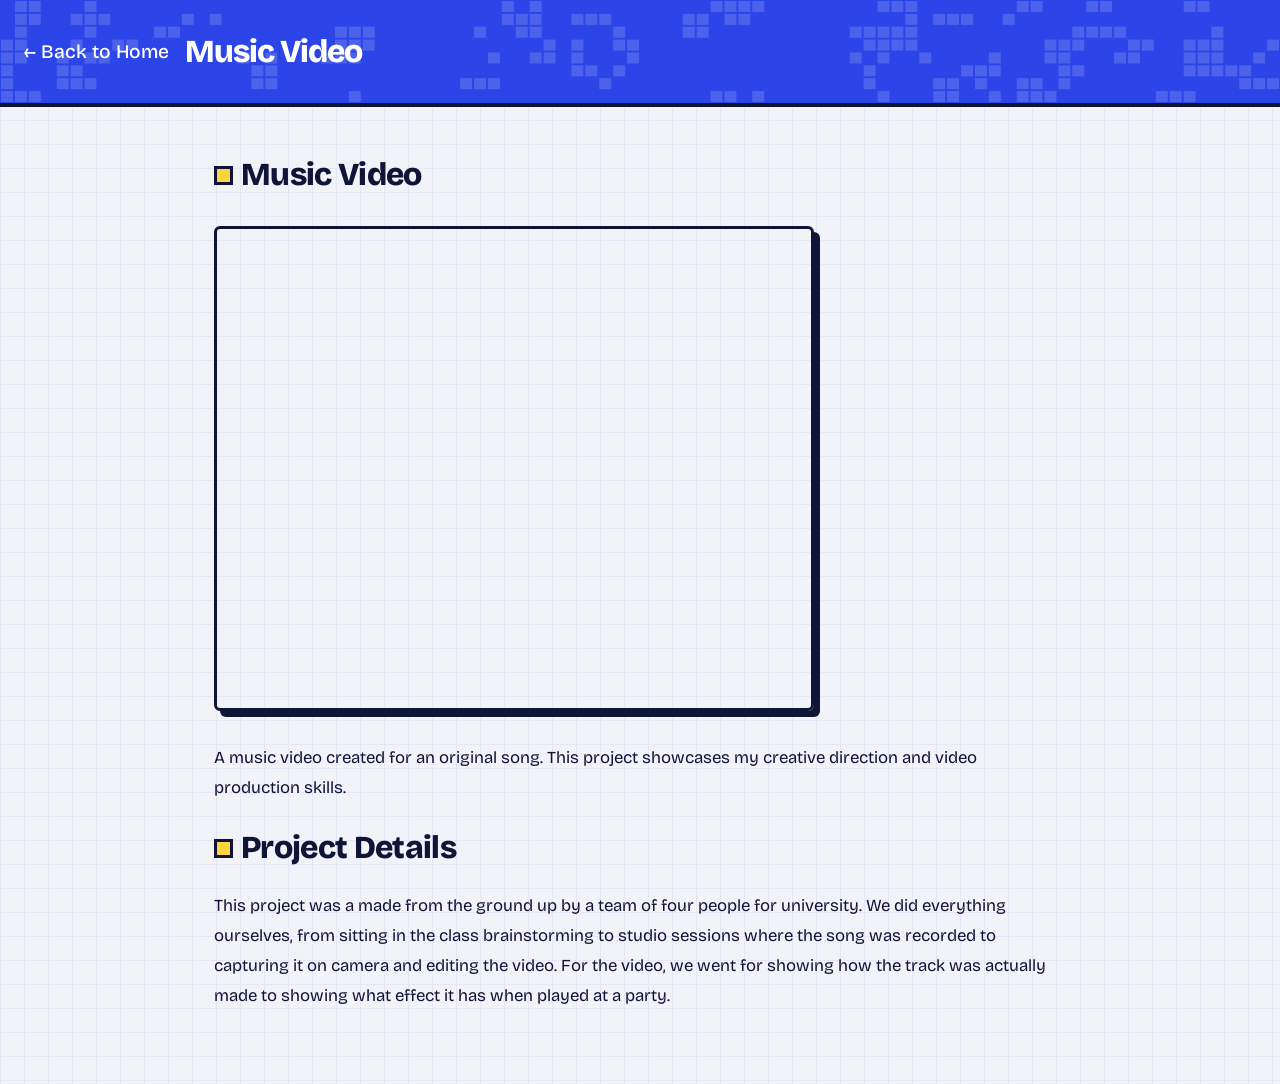
<file: projects/music-video.html>
<!DOCTYPE html>
<html lang="en">

<head>
    <meta charset="UTF-8">
    <meta name="viewport" content="width=device-width, initial-scale=1.0">
    <title>Music Video - Rick Wolters</title>
    <style>
        * {
            margin: 0;
            padding: 0;
            box-sizing: border-box;
        }

        :root {
            --primary-color: #1a73e8;
            --secondary-color: #34a853;
            --text-dark: #202124;
            --text-light: #202124;
            --bg-light: #f8f9fa;
            --border-color: #dadce0;
            --spacing: 1.5rem;
        }

        html {
            scroll-behavior: smooth;
        }

        body {
            font-family: sans-serif;
        }

        header {
            background: linear-gradient(135deg, var(--primary-color) 0%, #1557b0 100%);
            color: white;
            padding: 2rem var(--spacing);
            display: flex;
            align-items: center;
            gap: 1rem;
            box-shadow: 0 2px 8px rgba(0, 0, 0, 0.1);
        }

        header a {
            color: white;
            text-decoration: none;
            font-size: 1.2rem;
            transition: opacity 0.3s ease;
        }

        header a:hover {
            opacity: 0.8;
        }

        header h1 {
            font-size: 2rem;
            font-weight: 600;
            flex: 1;
        }

        main {
            max-width: 900px;
            margin: 0 auto;
            padding: 3rem var(--spacing);
        }

        h2 {
            font-size: 2rem;
            margin-bottom: 1.5rem;
            color: var(--primary-color);
            font-weight: 600;
        }

        p {
            font-size: 1.05rem;
            color: var(--text-light);
            margin-bottom: 1.5rem;
            line-height: 1.8;
        }

        .video-container {
            position: relative;
            width: 100%;
            max-width: 600px;
            padding-bottom: 56.25%;
            height: 0;
            overflow: hidden;
            border-radius: 12px;
            margin: 2rem 0;
            box-shadow: 0 4px 16px rgba(0, 0, 0, 0.1);
        }

        .video-container iframe {
            position: absolute;
            top: 0;
            left: 0;
            width: 100%;
            height: 100%;
            border: none;
        }

        ul {
            margin: 1.5rem 0 1.5rem 2rem;
        }

        li {
            margin-bottom: 1rem;
            color: var(--text-light);
            font-size: 1.05rem;
        }

        a {
            color: var(--primary-color);
            text-decoration: none;
            font-weight: 500;
            transition: color 0.3s ease;
        }

        a:hover {
            color: var(--secondary-color);
            text-decoration: underline;
        }

        @media (max-width: 768px) {
            header {
                flex-direction: column;
                text-align: center;
            }

            header h1 {
                font-size: 1.5rem;
            }

            main {
                padding: 2rem 1rem;
            }
        }
    </style>
    <link rel="stylesheet" href="../theme.css">
</head>

<body>
    <header>
        <a href="../index.html">← Back to Home</a>
        <h1>Music Video</h1>
    </header>

    <main>
        <h2>Music Video</h2>
        
        <div class="video-container">
            <iframe src="https://www.youtube.com/embed/2SsNXZFAHN4" allowfullscreen="" allow="accelerometer; autoplay; clipboard-write; encrypted-media; gyroscope; picture-in-picture; web-share" loading="lazy"></iframe>
        </div>

        <p>
            A music video created for an original song. This project showcases my creative direction and video production skills.
        </p>

        <h2>Project Details</h2>
        <p>
        This project was a made from the ground up by a team of four people for university. We did everything ourselves, from sitting in the class brainstorming to studio sessions where the song was recorded to capturing it on camera and editing the video. For the video, we went for showing how the track was actually made to showing what effect it has when played at a party.  
        </p>

    </main>

    <script src="../conways-game-of-life.js"></script>
</body>

</html>
</file>
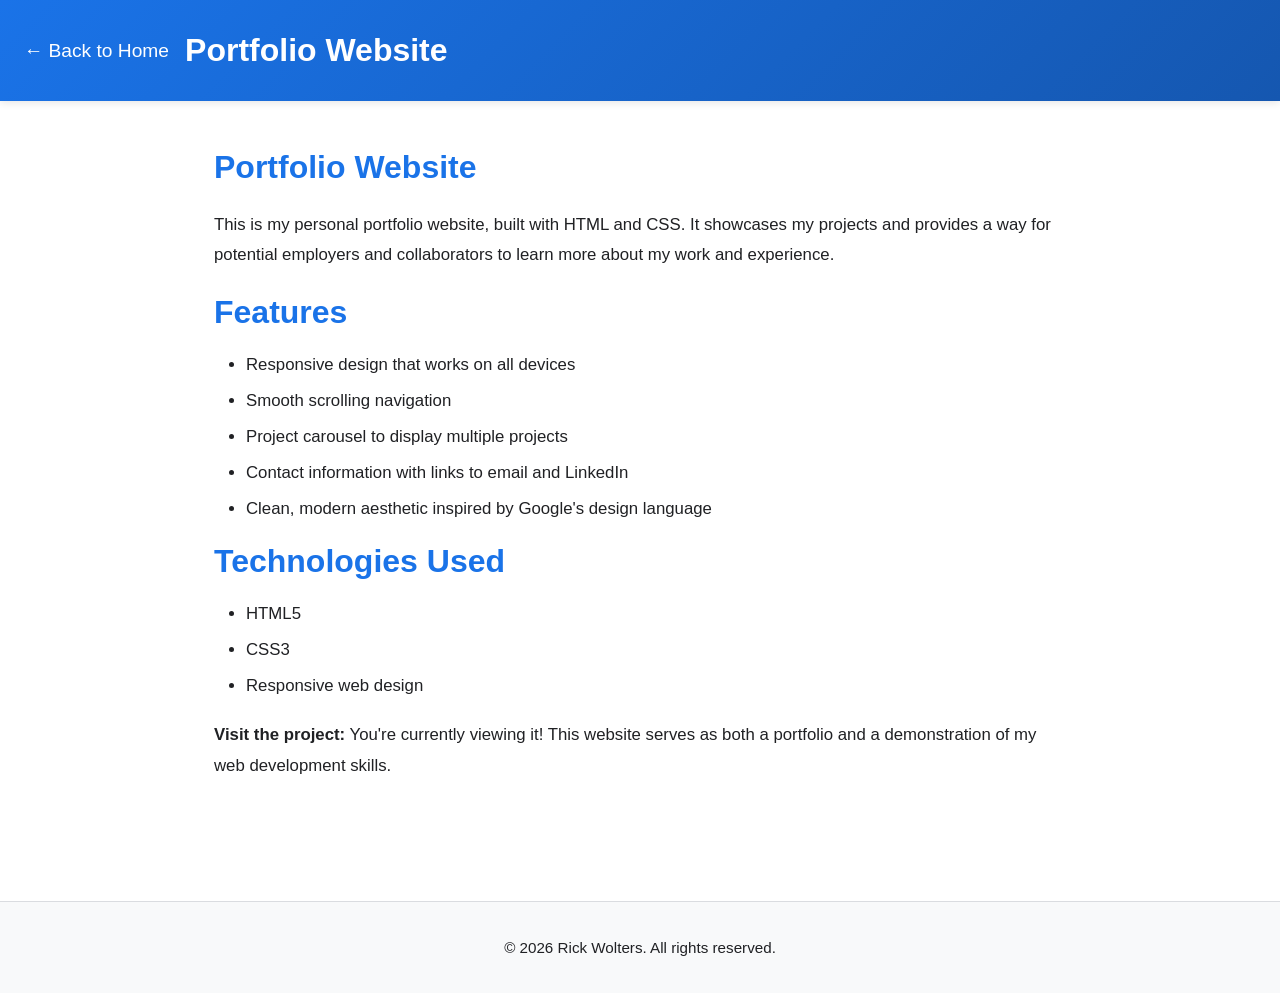
<file: projects/portfolio.html>
<!DOCTYPE html>
<html lang="en">

<head>
    <meta charset="UTF-8">
    <meta name="viewport" content="width=device-width, initial-scale=1.0">
    <title>Portfolio Website - Rick Wolters</title>
    <style>
        * {
            margin: 0;
            padding: 0;
            box-sizing: border-box;
        }

        :root {
            --primary-color: #1a73e8;
            --secondary-color: #34a853;
            --text-dark: #202124;
            --text-light: #202124;
            --bg-light: #f8f9fa;
            --border-color: #dadce0;
            --spacing: 1.5rem;
        }

        html {
            scroll-behavior: smooth;
        }

        body {
            font-family: sans-serif;
        }

        header {
            background: linear-gradient(135deg, var(--primary-color) 0%, #1557b0 100%);
            color: white;
            padding: 2rem var(--spacing);
            display: flex;
            align-items: center;
            gap: 1rem;
            box-shadow: 0 2px 8px rgba(0, 0, 0, 0.1);
        }

        header a {
            color: white;
            text-decoration: none;
            font-size: 1.2rem;
            transition: opacity 0.3s ease;
        }

        header a:hover {
            opacity: 0.8;
        }

        header h1 {
            font-size: 2rem;
            font-weight: 600;
            flex: 1;
        }

        main {
            max-width: 900px;
            margin: 0 auto;
            padding: 3rem var(--spacing);
        }

        h2 {
            font-size: 2rem;
            margin-bottom: 1.5rem;
            color: var(--primary-color);
            font-weight: 600;
        }

        p {
            font-size: 1.05rem;
            color: var(--text-light);
            margin-bottom: 1.5rem;
            line-height: 1.8;
        }

        .project-image {
            width: 100%;
            max-width: 600px;
            border-radius: 12px;
            margin: 2rem 0;
            box-shadow: 0 4px 16px rgba(0, 0, 0, 0.1);
        }

        ul {
            margin: 1.5rem 0 1.5rem 2rem;
        }

        li {
            margin-bottom: 1rem;
            color: var(--text-light);
            font-size: 1.05rem;
        }

        a {
            color: var(--primary-color);
            text-decoration: none;
            font-weight: 500;
            transition: color 0.3s ease;
        }

        a:hover {
            color: var(--secondary-color);
            text-decoration: underline;
        }

        footer {
            background-color: var(--bg-light);
            border-top: 1px solid var(--border-color);
            padding: 2rem var(--spacing);
            text-align: center;
            color: var(--text-light);
            margin-top: 3rem;
        }

        footer p {
            font-size: 0.95rem;
            margin: 0;
        }

        @media (max-width: 768px) {
            header {
                flex-direction: column;
                text-align: center;
            }

            header h1 {
                font-size: 1.5rem;
            }

            main {
                padding: 2rem 1rem;
            }
        }
    </style>
</head>

<body>
    <header>
        <a href="../index.html">← Back to Home</a>
        <h1>Portfolio Website</h1>
    </header>

    <main>
        <h2>Portfolio Website</h2>
        <p>
            This is my personal portfolio website, built with HTML and CSS. It showcases my projects and provides a way for potential employers and collaborators to learn more about my work and experience.
        </p>

        <h2>Features</h2>
        <ul>
            <li>Responsive design that works on all devices</li>
            <li>Smooth scrolling navigation</li>
            <li>Project carousel to display multiple projects</li>
            <li>Contact information with links to email and LinkedIn</li>
            <li>Clean, modern aesthetic inspired by Google's design language</li>
        </ul>

        <h2>Technologies Used</h2>
        <ul>
            <li>HTML5</li>
            <li>CSS3</li>
            <li>Responsive web design</li>
        </ul>

        <p>
            <strong>Visit the project:</strong> You're currently viewing it! This website serves as both a portfolio and a demonstration of my web development skills.
        </p>
    </main>

    <footer>
        <p>&copy; 2026 Rick Wolters. All rights reserved.</p>
    </footer>
</body>

</html>
</file>
<file: theme.css>
@import url('https://fonts.googleapis.com/css2?family=Bricolage+Grotesque:opsz,wght@12..96,400;12..96,800&display=swap');
:root{--primary-color:#2b45e8;--secondary-color:#e8452b;--text-dark:#0f1537;--text-light:#0f1537;--bg-light:#e4e8f6;--border-color:#0f1537;--ink:#0f1537;--cell:#ffd23f}
body{font-family:'Bricolage Grotesque',system-ui,sans-serif;color:var(--ink);background-color:#f1f3f9;background-image:linear-gradient(var(--bg-light) 1px,transparent 1px),linear-gradient(90deg,var(--bg-light) 1px,transparent 1px);background-size:24px 24px}
header{position:relative;overflow:hidden;background:var(--primary-color);box-shadow:none;border-bottom:4px solid var(--ink)}
header>*:not(.conways-life){position:relative;z-index:1}
.conways-life{position:absolute;inset:0;width:100%;height:100%;z-index:0;pointer-events:none}
header h1{font-weight:800;letter-spacing:-.03em}
header:not(:has(a)) h1{font-size:clamp(3rem,9vw,5.5rem);line-height:.95}
h2{color:var(--ink);font-weight:800;letter-spacing:-.02em}
h2::before{content:'';display:inline-block;width:.4em;height:.4em;margin-right:.5rem;background:var(--cell);border:3px solid var(--ink)}
.project-link,.project-card,.cv-card,.skill-popup,.project-image,.gallery-image,.video-container{border:3px solid var(--ink);border-radius:6px;box-shadow:6px 6px 0 var(--ink)}
.project-link:hover,.project-card:hover{transform:translate(-4px,-4px);box-shadow:10px 10px 0 var(--ink)}
.cv-card:hover{box-shadow:10px 10px 0 var(--ink)}
.project-info h3,.cv-card h4{color:var(--ink)}
.project-card-header,.carousel-button,.carousel-nav{background:var(--primary-color)}
.carousel-button,.carousel-nav{border-radius:4px;border:3px solid var(--ink)}
.skill-item{background:var(--ink);border:3px solid var(--ink);border-radius:4px;box-shadow:4px 4px 0 var(--cell)}
.skill-item:hover{box-shadow:4px 4px 0 var(--secondary-color)}
.cta-section{background:var(--ink);border:3px solid var(--ink);border-radius:6px;box-shadow:6px 6px 0 var(--cell)}
.cta-button{background:var(--cell);color:var(--ink);border:3px solid var(--ink);border-radius:4px;box-shadow:none}
.cta-button:hover{color:var(--ink);text-decoration:none}
.cv-tab-button.active,.dot.active{color:var(--ink);border-bottom-color:var(--secondary-color);background-color:transparent}
:focus-visible{outline:3px solid var(--secondary-color);outline-offset:3px}
.image-carousel{border:3px solid var(--ink);border-radius:6px;box-shadow:6px 6px 0 var(--ink)}
.about-image{border:0;border-radius:0;box-shadow:none}
.about-container{padding-right:6px}
</file>
